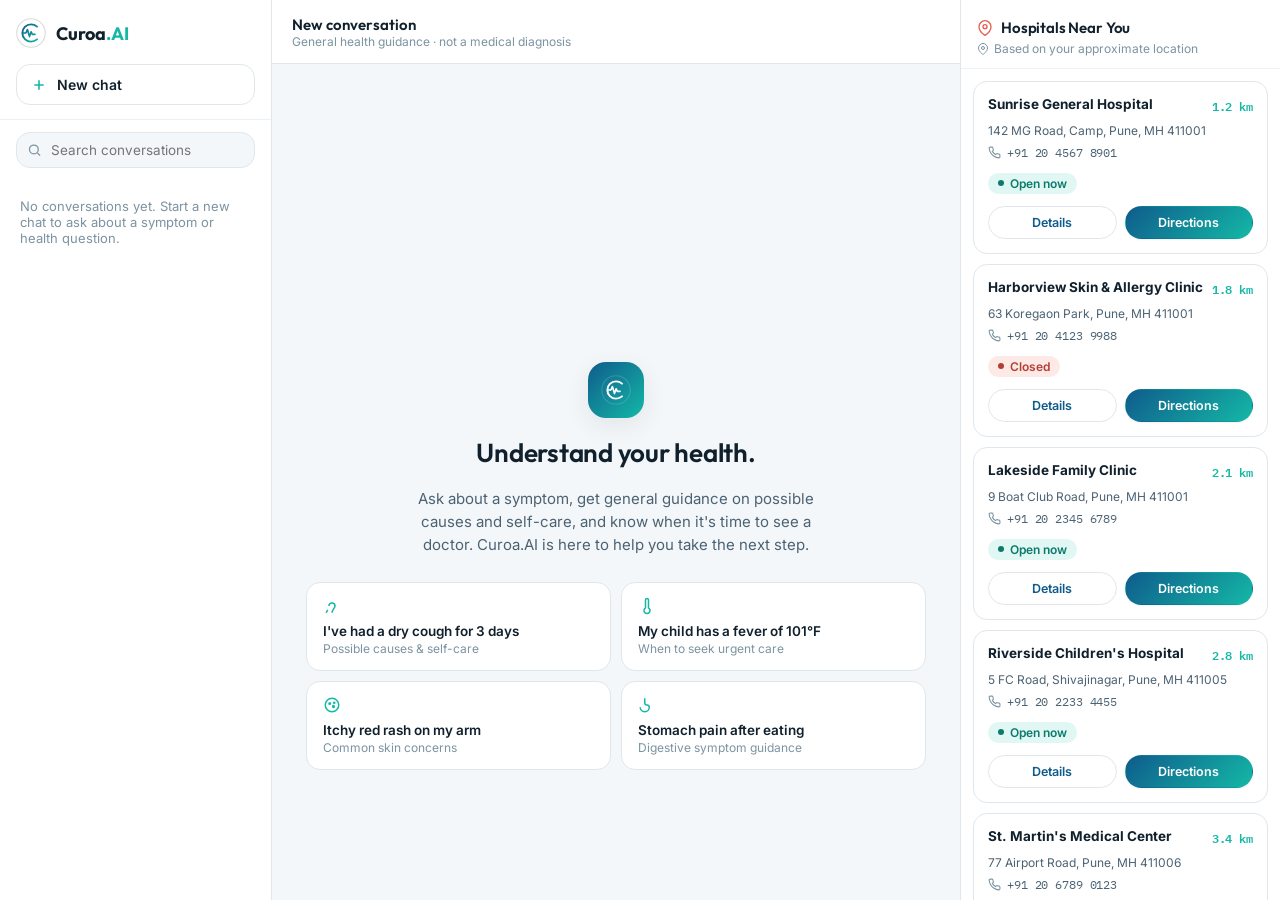
<file: frontend/index.html>
<!DOCTYPE html>
<html lang="en">
<head>
<meta charset="UTF-8">
<meta name="viewport" content="width=device-width, initial-scale=1.0">
<title>Curoa.AI — Understand your health</title>
<meta name="description" content="Curoa.AI is your AI-powered health companion. Ask about symptoms, get general guidance, and find hospitals near you.">
<link rel="icon" href="assets/logo.svg" type="image/svg+xml">
<link rel="stylesheet" href="css/style.css">
<link rel="stylesheet" href="css/chat.css">
</head>
<body data-page="app">

<div class="drawer-overlay" id="drawer-overlay"></div>

<div class="app-shell">

  <!-- ============ Left: Conversations sidebar ============ -->
  <aside class="side-conversations" id="side-conversations">
    <div class="side-header">
      <a href="index.html" class="brand" style="margin-bottom:16px;">
        <img src="assets/logo.svg" alt="">
        <span class="brand-name">Curoa<span class="ai">.AI</span></span>
      </a>
      <button class="new-chat-btn" id="new-chat-btn">
        <svg width="16" height="16" viewBox="0 0 24 24" fill="none" stroke="currentColor" stroke-width="2.4"><path d="M12 5v14M5 12h14"/></svg>
        New chat
      </button>
    </div>

    <div class="side-search">
      <svg width="15" height="15" viewBox="0 0 24 24" fill="none" stroke="currentColor" stroke-width="2"><circle cx="11" cy="11" r="7"/><path d="M21 21l-4.3-4.3"/></svg>
      <input type="text" placeholder="Search conversations" aria-label="Search conversations">
    </div>

    <nav class="conversation-list" id="conversation-list" aria-label="Conversation history"></nav>

    <div class="side-footer">
      <a class="user-chip" href="login.html" id="user-chip">
        <span class="avatar">?</span>
        <span class="user-meta">
          <span class="user-name" id="user-name-label">Sign in</span>
          <span class="user-role">Save your conversations</span>
        </span>
      </a>
      <button class="icon-btn" data-theme-toggle aria-label="Toggle dark mode" aria-pressed="false" title="Toggle dark mode">
        <svg width="17" height="17" viewBox="0 0 24 24" fill="none" stroke="currentColor" stroke-width="2"><path d="M21 12.8A9 9 0 1 1 11.2 3 7 7 0 0 0 21 12.8z"/></svg>
      </button>
      <a class="icon-btn" href="hospitals.html" aria-label="Hospitals page" title="Hospitals page">
        <svg width="17" height="17" viewBox="0 0 24 24" fill="none" stroke="currentColor" stroke-width="2"><path d="M12 3v18M5 8h14a2 2 0 0 1 2 2v9a2 2 0 0 1-2 2H5a2 2 0 0 1-2-2v-9a2 2 0 0 1 2-2z"/></svg>
      </a>
    </div>
  </aside>

  <!-- ============ Center: Chat ============ -->
  <main class="chat-main">
    <div class="chat-topbar">
      <div class="topbar-left">
        <button class="icon-btn sidebar-toggle" id="sidebar-toggle" aria-label="Open conversations">
          <svg width="18" height="18" viewBox="0 0 24 24" fill="none" stroke="currentColor" stroke-width="2"><path d="M3 6h18M3 12h18M3 18h18"/></svg>
        </button>
        <div>
          <div class="topbar-title" id="topbar-title">New conversation</div>
          <div class="topbar-sub">General health guidance · not a medical diagnosis</div>
        </div>
      </div>
      <div class="topbar-right">
        <button class="icon-btn hosp-toggle" id="hosp-toggle" aria-label="Open hospitals near you" style="display:none;">
          <svg width="18" height="18" viewBox="0 0 24 24" fill="none" stroke="currentColor" stroke-width="2"><path d="M21 10c0 7-9 13-9 13s-9-6-9-13a9 9 0 0 1 18 0z"/><circle cx="12" cy="10" r="3"/></svg>
        </button>
      </div>
    </div>

    <div class="chat-scroll" id="chat-scroll"></div>

    <div class="composer-wrap">
      <form class="composer" id="composer-form">
        <div class="composer-box">
          <textarea id="composer-input" rows="1" placeholder="Describe a symptom or ask a health question…" aria-label="Message Curoa.AI"></textarea>
          <button type="submit" class="send-btn" id="send-btn" disabled aria-label="Send message">
            <svg width="16" height="16" viewBox="0 0 24 24" fill="none" stroke="currentColor" stroke-width="2.4"><path d="M22 2 11 13M22 2l-7 20-4-9-9-4 20-7z"/></svg>
          </button>
        </div>
        <div class="composer-foot">
          <div class="disclaimer">
            <svg width="16" height="16" viewBox="0 0 24 24" fill="none" stroke="currentColor" stroke-width="2"><path d="M10.3 3.9 1.8 18a1.5 1.5 0 0 0 1.3 2.3h17.8a1.5 1.5 0 0 0 1.3-2.3L13.7 3.9a1.5 1.5 0 0 0-2.6 0z"/><path d="M12 9v4M12 17h.01"/></svg>
            <span><strong>Curoa.AI is not a medical professional.</strong> It offers general health information and self-care guidance, not a diagnosis. For severe or emergency symptoms, contact a doctor or emergency services immediately.</span>
          </div>
        </div>
      </form>
    </div>
  </main>

  <!-- ============ Right: Hospitals Near You ============ -->
  <aside class="side-hospitals" id="side-hospitals">
    <div class="hosp-header">
      <div class="hosp-title-row">
        <h2>
          <svg width="16" height="16" viewBox="0 0 24 24" fill="none" stroke="currentColor" stroke-width="2"><path d="M21 10c0 7-9 13-9 13s-9-6-9-13a9 9 0 0 1 18 0z"/><circle cx="12" cy="10" r="3"/></svg>
          Hospitals Near You
        </h2>
        <button class="icon-btn" onclick="document.getElementById('side-hospitals').classList.remove('open');document.getElementById('drawer-overlay').classList.remove('show')" aria-label="Close" style="display:none;" id="hosp-close">
          <svg width="16" height="16" viewBox="0 0 24 24" fill="none" stroke="currentColor" stroke-width="2"><path d="M18 6 6 18M6 6l12 12"/></svg>
        </button>
      </div>
      <div class="hosp-location">
        <svg width="12" height="12" viewBox="0 0 24 24" fill="none" stroke="currentColor" stroke-width="2"><path d="M21 10c0 7-9 13-9 13s-9-6-9-13a9 9 0 0 1 18 0z"/><circle cx="12" cy="10" r="3"/></svg>
        Based on your approximate location
      </div>
    </div>
    <div class="hosp-list" id="hosp-list"></div>
    <div class="hosp-footer">
      <a href="hospitals.html">
        See all hospitals
        <svg width="14" height="14" viewBox="0 0 24 24" fill="none" stroke="currentColor" stroke-width="2"><path d="M5 12h14M13 6l6 6-6 6"/></svg>
      </a>
    </div>
  </aside>

</div>

<script src="js/api.js"></script>
<script src="js/theme.js"></script>
<script src="js/hospitals.js"></script>
<script src="js/chat.js"></script>
<script>
  // Reflect signed-in state in the sidebar footer.
  document.addEventListener("DOMContentLoaded", () => {
    const user = CuroaAPI.getCurrentUser();
    if (user) {
      document.getElementById("user-name-label").textContent = user.full_name || user.email;
      document.querySelector("#user-chip .avatar").textContent = (user.full_name || user.email || "U").charAt(0).toUpperCase();
      document.getElementById("user-chip").setAttribute("href", "#");
    }
    // Show mobile hospitals toggle only when the layout is collapsed (CSS handles visibility via media query override below).
    const hospToggle = document.getElementById("hosp-toggle");
    const hospClose = document.getElementById("hosp-close");
    if (window.matchMedia("(max-width: 1180px)").matches) {
      hospToggle.style.display = "inline-flex";
      hospClose.style.display = "inline-flex";
    }
  });
</script>
</body>
</html>
</file>
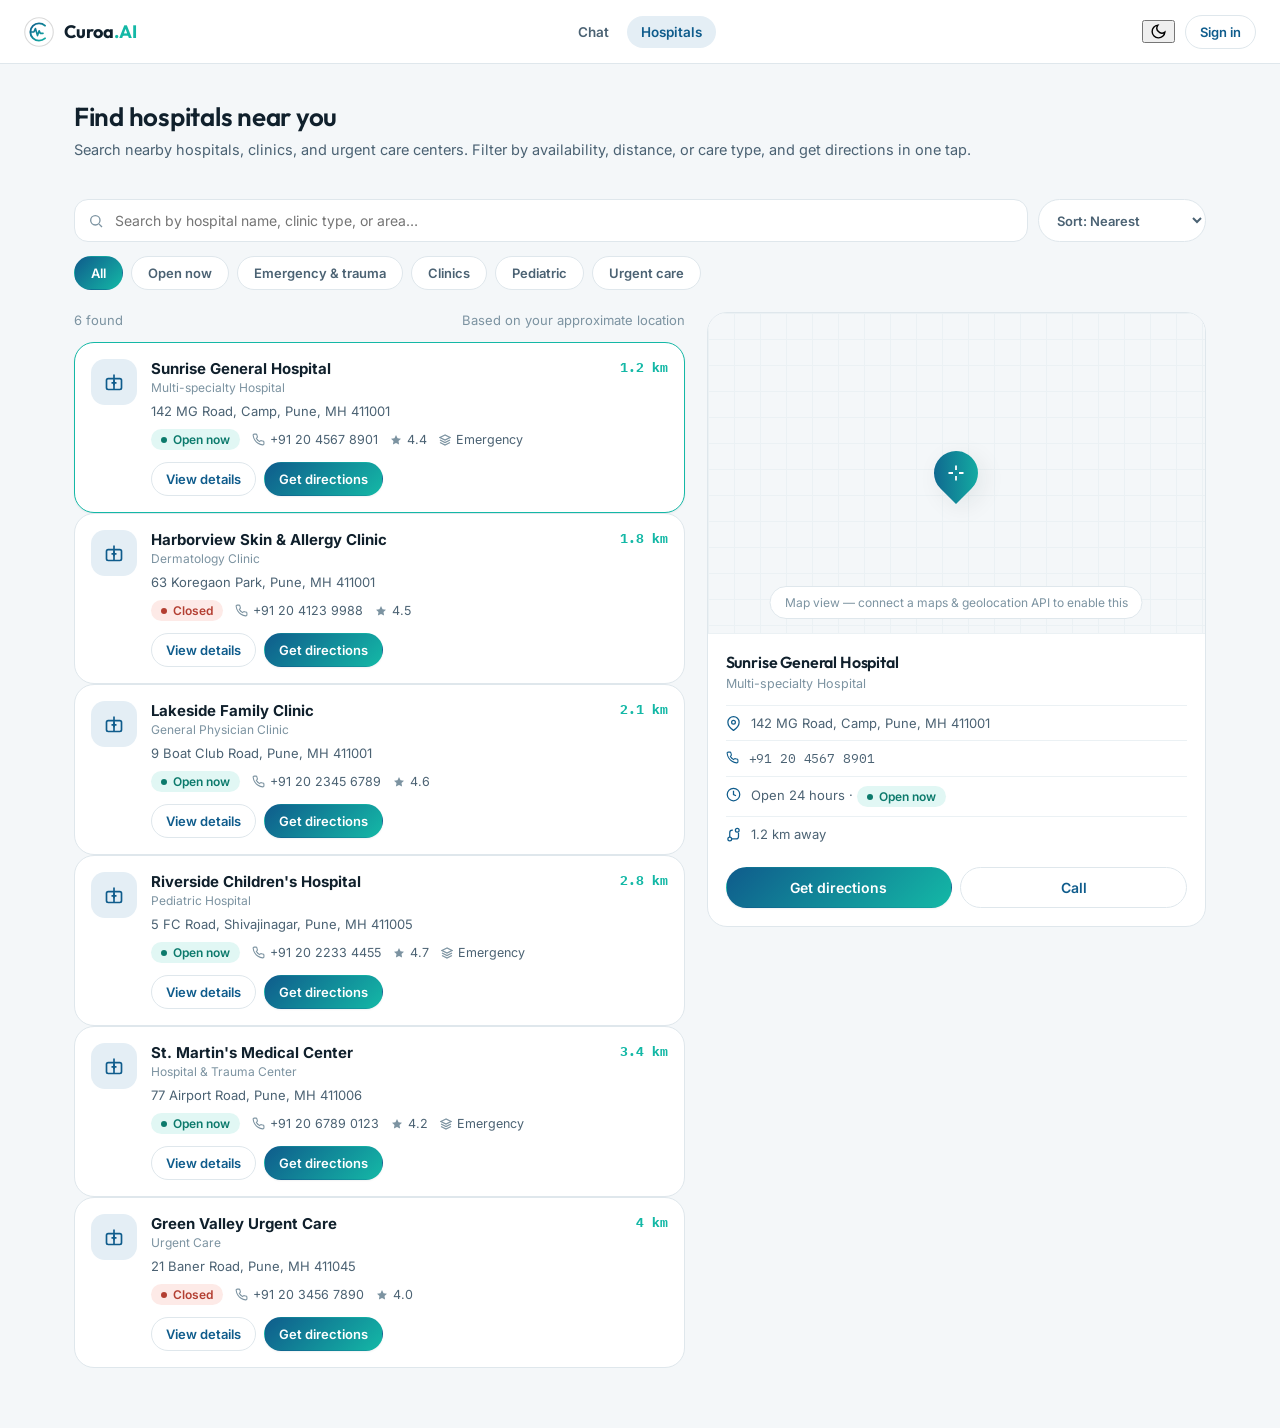
<file: frontend/hospitals.html>
<!DOCTYPE html>
<html lang="en">
<head>
<meta charset="UTF-8">
<meta name="viewport" content="width=device-width, initial-scale=1.0">
<title>Find Hospitals Near You — Curoa.AI</title>
<link rel="icon" href="assets/logo.svg" type="image/svg+xml">
<link rel="stylesheet" href="css/style.css">
<link rel="stylesheet" href="css/hospitals.css">
</head>
<body data-page="hospitals">

<header class="site-topbar">
  <a href="index.html" class="brand">
    <img src="assets/logo.svg" alt="">
    <span class="brand-name">Curoa<span class="ai">.AI</span></span>
  </a>
  <nav class="site-nav">
    <a href="index.html">Chat</a>
    <a href="hospitals.html" class="active">Hospitals</a>
  </nav>
  <div class="topbar-actions">
    <button class="icon-btn" data-theme-toggle aria-label="Toggle dark mode" aria-pressed="false" title="Toggle dark mode">
      <svg width="17" height="17" viewBox="0 0 24 24" fill="none" stroke="currentColor" stroke-width="2"><path d="M21 12.8A9 9 0 1 1 11.2 3 7 7 0 0 0 21 12.8z"/></svg>
    </button>
    <a href="login.html" class="btn btn-secondary btn-sm" id="auth-cta">Sign in</a>
  </div>
</header>

<div class="hospitals-page">
  <div class="hosp-hero">
    <h1>Find hospitals near you</h1>
    <p>Search nearby hospitals, clinics, and urgent care centers. Filter by availability, distance, or care type, and get directions in one tap.</p>
  </div>

  <div class="hosp-search-bar">
    <div class="hosp-search-field">
      <svg width="16" height="16" viewBox="0 0 24 24" fill="none" stroke="currentColor" stroke-width="2"><circle cx="11" cy="11" r="7"/><path d="M21 21l-4.3-4.3"/></svg>
      <input type="text" id="hosp-search-input" placeholder="Search by hospital name, clinic type, or area…" aria-label="Search hospitals">
    </div>
    <select class="filter-select" id="hosp-sort" aria-label="Sort results">
      <option value="distance">Sort: Nearest</option>
      <option value="rating">Sort: Highest rated</option>
      <option value="name">Sort: Name (A–Z)</option>
    </select>
  </div>

  <div class="filter-bar">
    <button class="filter-chip active" data-type="all">All</button>
    <button class="filter-chip" data-type="open">Open now</button>
    <button class="filter-chip" data-type="emergency">Emergency &amp; trauma</button>
    <button class="filter-chip" data-type="clinic">Clinics</button>
    <button class="filter-chip" data-type="pediatric">Pediatric</button>
    <button class="filter-chip" data-type="urgent">Urgent care</button>
  </div>

  <div class="hosp-layout">
    <section class="hosp-results">
      <div class="hosp-results-head">
        <span id="hosp-count">— found</span>
        <span>Based on your approximate location</span>
      </div>
      <div id="hosp-results"></div>
    </section>

    <aside class="map-panel">
      <div class="map-placeholder">
        <div class="map-pin">
          <svg width="18" height="18" viewBox="0 0 24 24" fill="none" stroke="currentColor" stroke-width="2.4"><path d="M12 2v6M12 16v6M2 12h6M16 12h6"/></svg>
        </div>
        <div class="map-note">Map view — connect a maps &amp; geolocation API to enable this</div>
      </div>
      <div class="map-panel-detail" id="map-detail">
        <div class="empty-state">
          <p>Select a hospital to see details here.</p>
        </div>
      </div>
    </aside>
  </div>
</div>

<script src="js/api.js"></script>
<script src="js/theme.js"></script>
<script src="js/hospitals.js"></script>
<script>
  document.addEventListener("DOMContentLoaded", () => {
    CuroaHospitals.initHospitalsPage();
    const user = CuroaAPI.getCurrentUser();
    if (user) {
      const cta = document.getElementById("auth-cta");
      cta.textContent = user.full_name ? user.full_name.split(" ")[0] : "Account";
      cta.href = "index.html";
    }
  });
</script>
</body>
</html>
</file>
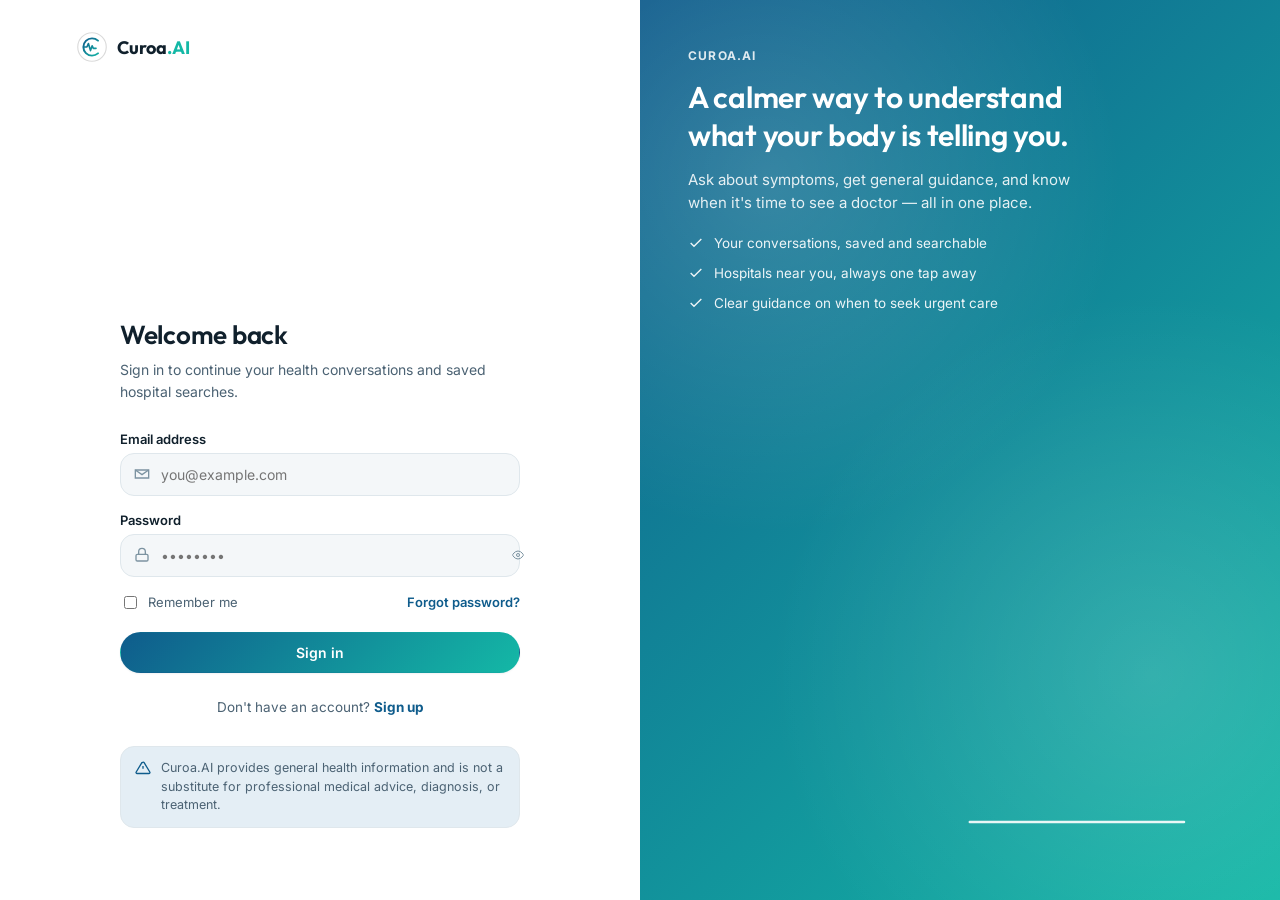
<file: frontend/login.html>
<!DOCTYPE html>
<html lang="en">
<head>
<meta charset="UTF-8">
<meta name="viewport" content="width=device-width, initial-scale=1.0">
<title>Sign in — Curoa.AI</title>
<link rel="icon" href="assets/logo.svg" type="image/svg+xml">
<link rel="stylesheet" href="css/style.css">
<link rel="stylesheet" href="css/auth.css">
</head>
<body data-page="login">

<div class="auth-shell">
  <div class="auth-form-side">
    <a href="index.html" class="brand">
      <img src="assets/logo.svg" alt="">
      <span class="brand-name">Curoa<span class="ai">.AI</span></span>
    </a>

    <div class="auth-form-wrap">
      <h1>Welcome back</h1>
      <p class="auth-sub">Sign in to continue your health conversations and saved hospital searches.</p>

      <form id="login-form" novalidate>
        <div class="form-alert"><svg width="16" height="16" viewBox="0 0 24 24" fill="none" stroke="currentColor" stroke-width="2"><circle cx="12" cy="12" r="10"/><path d="M12 8v4M12 16h.01"/></svg><span data-alert-text></span></div>

        <div class="field-group" data-field="email">
          <label for="email">Email address</label>
          <div class="field-input">
            <svg width="16" height="16" viewBox="0 0 24 24" fill="none" stroke="currentColor" stroke-width="2"><path d="M4 4h16v16H4z" opacity="0"/><path d="M22 6 12 13 2 6"/><path d="M2 6h20v12H2z"/></svg>
            <input type="email" id="email" name="email" placeholder="you@example.com" autocomplete="email">
          </div>
          <div class="field-error">Enter a valid email address.</div>
        </div>

        <div class="field-group" data-field="password">
          <label for="password">Password</label>
          <div class="field-input">
            <svg width="16" height="16" viewBox="0 0 24 24" fill="none" stroke="currentColor" stroke-width="2"><rect x="3" y="11" width="18" height="10" rx="2"/><path d="M7 11V7a5 5 0 0 1 10 0v4"/></svg>
            <input type="password" id="password" name="password" placeholder="••••••••" autocomplete="current-password">
            <button type="button" class="toggle-visibility" aria-label="Show password">
              <svg width="16" height="16" viewBox="0 0 24 24" fill="none" stroke="currentColor" stroke-width="2"><path d="M1 12s4-8 11-8 11 8 11 8-4 8-11 8-11-8-11-8z"/><circle cx="12" cy="12" r="3"/></svg>
            </button>
          </div>
          <div class="field-error">Enter your password.</div>
        </div>

        <div class="field-row-between">
          <label class="remember-check"><input type="checkbox" name="remember"> Remember me</label>
          <a href="#" class="forgot-link">Forgot password?</a>
        </div>

        <button type="submit" class="btn btn-primary btn-block">Sign in</button>
      </form>

      <p class="auth-switch">Don't have an account? <a href="signup.html">Sign up</a></p>

      <div class="disclaimer">
        <svg width="16" height="16" viewBox="0 0 24 24" fill="none" stroke="currentColor" stroke-width="2"><path d="M10.3 3.9 1.8 18a1.5 1.5 0 0 0 1.3 2.3h17.8a1.5 1.5 0 0 0 1.3-2.3L13.7 3.9a1.5 1.5 0 0 0-2.6 0z"/><path d="M12 9v4M12 17h.01"/></svg>
        <span>Curoa.AI provides general health information and is not a substitute for professional medical advice, diagnosis, or treatment.</span>
      </div>
    </div>
  </div>

  <div class="auth-art-side">
    <div class="auth-art-content">
      <div class="art-eyebrow">Curoa.AI</div>
      <h2>A calmer way to understand what your body is telling you.</h2>
      <p>Ask about symptoms, get general guidance, and know when it's time to see a doctor — all in one place.</p>
      <div class="art-feature-list">
        <div class="feature-row"><svg width="16" height="16" viewBox="0 0 24 24" fill="none" stroke="currentColor" stroke-width="2"><path d="M20 6 9 17l-5-5"/></svg> Your conversations, saved and searchable</div>
        <div class="feature-row"><svg width="16" height="16" viewBox="0 0 24 24" fill="none" stroke="currentColor" stroke-width="2"><path d="M20 6 9 17l-5-5"/></svg> Hospitals near you, always one tap away</div>
        <div class="feature-row"><svg width="16" height="16" viewBox="0 0 24 24" fill="none" stroke="currentColor" stroke-width="2"><path d="M20 6 9 17l-5-5"/></svg> Clear guidance on when to seek urgent care</div>
      </div>
    </div>
    <svg class="auth-art-pulse" height="60" viewBox="0 0 420 60" fill="none">
      <path d="M0 30h60l14-22 18 44 16-30 12 16h30l14-26 18 40 16-22h236" stroke="currentColor" stroke-width="2.5" stroke-linecap="round" stroke-linejoin="round"/>
    </svg>
  </div>
</div>

<script src="js/api.js"></script>
<script src="js/theme.js"></script>
<script src="js/auth.js"></script>
</body>
</html>
</file>
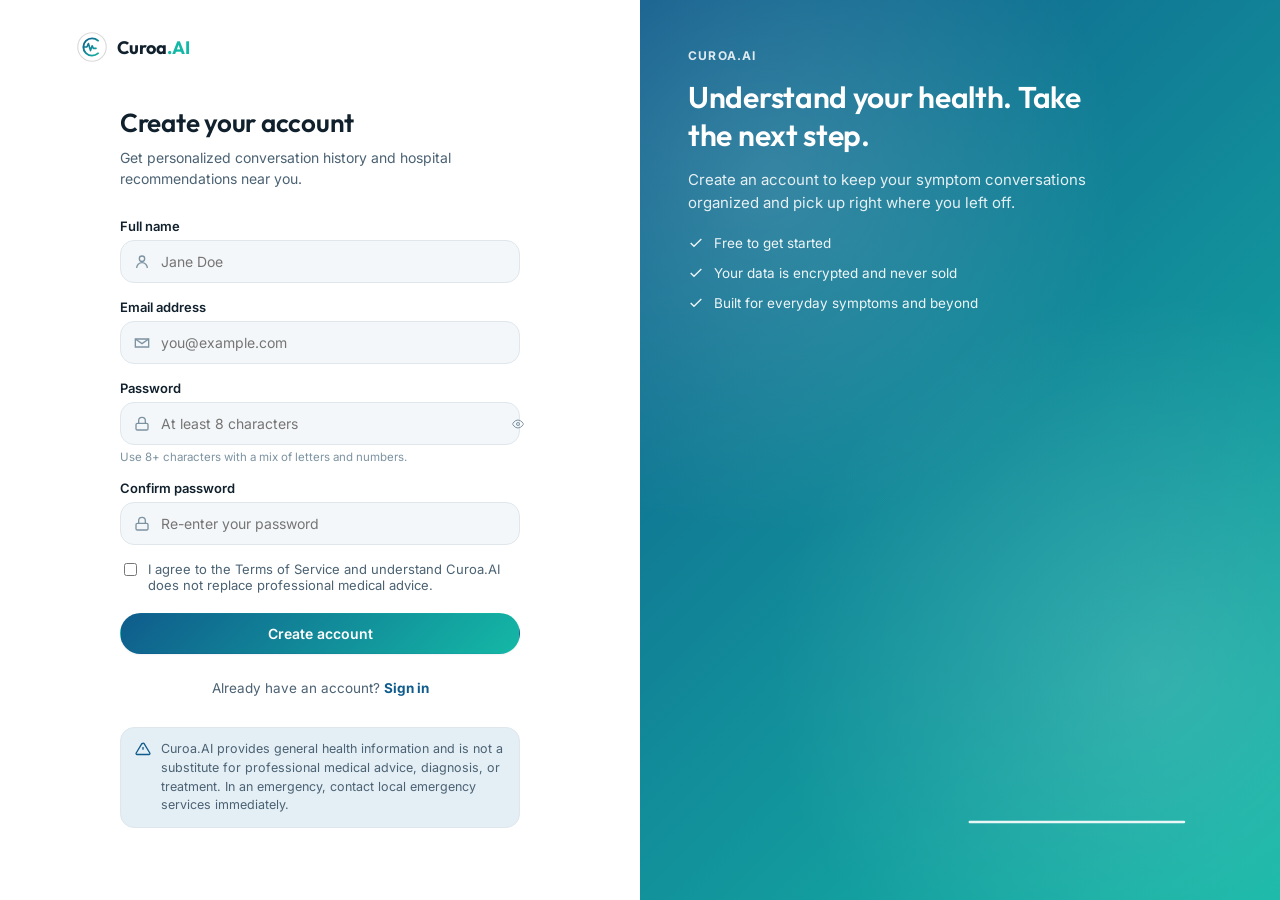
<file: frontend/signup.html>
<!DOCTYPE html>
<html lang="en">
<head>
<meta charset="UTF-8">
<meta name="viewport" content="width=device-width, initial-scale=1.0">
<title>Create your account — Curoa.AI</title>
<link rel="icon" href="assets/logo.svg" type="image/svg+xml">
<link rel="stylesheet" href="css/style.css">
<link rel="stylesheet" href="css/auth.css">
</head>
<body data-page="signup">

<div class="auth-shell">
  <div class="auth-form-side">
    <a href="index.html" class="brand">
      <img src="assets/logo.svg" alt="">
      <span class="brand-name">Curoa<span class="ai">.AI</span></span>
    </a>

    <div class="auth-form-wrap">
      <h1>Create your account</h1>
      <p class="auth-sub">Get personalized conversation history and hospital recommendations near you.</p>

      <form id="signup-form" novalidate>
        <div class="form-alert"><svg width="16" height="16" viewBox="0 0 24 24" fill="none" stroke="currentColor" stroke-width="2"><circle cx="12" cy="12" r="10"/><path d="M12 8v4M12 16h.01"/></svg><span data-alert-text></span></div>

        <div class="field-group" data-field="full_name">
          <label for="full_name">Full name</label>
          <div class="field-input">
            <svg width="16" height="16" viewBox="0 0 24 24" fill="none" stroke="currentColor" stroke-width="2"><path d="M20 21a8 8 0 1 0-16 0"/><circle cx="12" cy="7" r="4"/></svg>
            <input type="text" id="full_name" name="full_name" placeholder="Jane Doe" autocomplete="name">
          </div>
          <div class="field-error">Enter your full name.</div>
        </div>

        <div class="field-group" data-field="email">
          <label for="email">Email address</label>
          <div class="field-input">
            <svg width="16" height="16" viewBox="0 0 24 24" fill="none" stroke="currentColor" stroke-width="2"><path d="M22 6 12 13 2 6"/><path d="M2 6h20v12H2z"/></svg>
            <input type="email" id="email" name="email" placeholder="you@example.com" autocomplete="email">
          </div>
          <div class="field-error">Enter a valid email address.</div>
        </div>

        <div class="field-group" data-field="password">
          <label for="password">Password</label>
          <div class="field-input">
            <svg width="16" height="16" viewBox="0 0 24 24" fill="none" stroke="currentColor" stroke-width="2"><rect x="3" y="11" width="18" height="10" rx="2"/><path d="M7 11V7a5 5 0 0 1 10 0v4"/></svg>
            <input type="password" id="password" name="password" placeholder="At least 8 characters" autocomplete="new-password">
            <button type="button" class="toggle-visibility" aria-label="Show password">
              <svg width="16" height="16" viewBox="0 0 24 24" fill="none" stroke="currentColor" stroke-width="2"><path d="M1 12s4-8 11-8 11 8 11 8-4 8-11 8-11-8-11-8z"/><circle cx="12" cy="12" r="3"/></svg>
            </button>
          </div>
          <div class="field-hint">Use 8+ characters with a mix of letters and numbers.</div>
          <div class="field-error">Use at least 8 characters.</div>
        </div>

        <div class="field-group" data-field="confirm_password">
          <label for="confirm_password">Confirm password</label>
          <div class="field-input">
            <svg width="16" height="16" viewBox="0 0 24 24" fill="none" stroke="currentColor" stroke-width="2"><rect x="3" y="11" width="18" height="10" rx="2"/><path d="M7 11V7a5 5 0 0 1 10 0v4"/></svg>
            <input type="password" id="confirm_password" name="confirm_password" placeholder="Re-enter your password" autocomplete="new-password">
          </div>
          <div class="field-error">Passwords don't match.</div>
        </div>

        <div class="field-row-between" style="align-items:flex-start;">
          <label class="remember-check" style="align-items:flex-start;">
            <input type="checkbox" name="terms" style="margin-top:2px;">
            <span>I agree to the Terms of Service and understand Curoa.AI does not replace professional medical advice.</span>
          </label>
        </div>

        <button type="submit" class="btn btn-primary btn-block">Create account</button>
      </form>

      <p class="auth-switch">Already have an account? <a href="login.html">Sign in</a></p>

      <div class="disclaimer">
        <svg width="16" height="16" viewBox="0 0 24 24" fill="none" stroke="currentColor" stroke-width="2"><path d="M10.3 3.9 1.8 18a1.5 1.5 0 0 0 1.3 2.3h17.8a1.5 1.5 0 0 0 1.3-2.3L13.7 3.9a1.5 1.5 0 0 0-2.6 0z"/><path d="M12 9v4M12 17h.01"/></svg>
        <span>Curoa.AI provides general health information and is not a substitute for professional medical advice, diagnosis, or treatment. In an emergency, contact local emergency services immediately.</span>
      </div>
    </div>
  </div>

  <div class="auth-art-side">
    <div class="auth-art-content">
      <div class="art-eyebrow">Curoa.AI</div>
      <h2>Understand your health. Take the next step.</h2>
      <p>Create an account to keep your symptom conversations organized and pick up right where you left off.</p>
      <div class="art-feature-list">
        <div class="feature-row"><svg width="16" height="16" viewBox="0 0 24 24" fill="none" stroke="currentColor" stroke-width="2"><path d="M20 6 9 17l-5-5"/></svg> Free to get started</div>
        <div class="feature-row"><svg width="16" height="16" viewBox="0 0 24 24" fill="none" stroke="currentColor" stroke-width="2"><path d="M20 6 9 17l-5-5"/></svg> Your data is encrypted and never sold</div>
        <div class="feature-row"><svg width="16" height="16" viewBox="0 0 24 24" fill="none" stroke="currentColor" stroke-width="2"><path d="M20 6 9 17l-5-5"/></svg> Built for everyday symptoms and beyond</div>
      </div>
    </div>
    <svg class="auth-art-pulse" height="60" viewBox="0 0 420 60" fill="none">
      <path d="M0 30h60l14-22 18 44 16-30 12 16h30l14-26 18 40 16-22h236" stroke="currentColor" stroke-width="2.5" stroke-linecap="round" stroke-linejoin="round"/>
    </svg>
  </div>
</div>

<script src="js/api.js"></script>
<script src="js/theme.js"></script>
<script src="js/auth.js"></script>
</body>
</html>
</file>
<file: frontend/css/style.css>
/* =========================================================
   Curoa.AI — Global Design Tokens & Base Styles
   Palette: clinical blue + teal + white + light-gray
   Type: Outfit (display) / Inter (body) / IBM Plex Mono (data)
   Signature motif: the "pulse line" (ECG-inspired)
   ========================================================= */

@import url('https://fonts.googleapis.com/css2?family=Outfit:wght@500;600;700&family=Inter:wght@400;500;600;700&family=IBM+Plex+Mono:wght@400;500&display=swap');

:root {
  /* ---- Color tokens (light) ---- */
  --color-primary: #0F5C8C;       /* clinical blue */
  --color-primary-dark: #0A4468;
  --color-primary-light: #E4EEF5;
  --color-accent: #14B8A6;        /* teal */
  --color-accent-light: #E1F7F4;
  --color-urgent: #E85D4E;        /* soft coral, used sparingly for urgent CTAs */
  --color-urgent-light: #FDEAE7;

  --color-ink: #10202C;
  --color-ink-soft: #4B6273;
  --color-ink-faint: #7C93A1;

  --color-bg: #F4F7F9;            /* cloud */
  --color-surface: #FFFFFF;
  --color-surface-raised: #FFFFFF;
  --color-border: #DFE7EC;
  --color-border-soft: #EBF1F4;

  --gradient-brand: linear-gradient(135deg, #0F5C8C 0%, #14B8A6 100%);

  /* ---- Type ---- */
  --font-display: 'Outfit', 'Inter', system-ui, sans-serif;
  --font-body: 'Inter', system-ui, sans-serif;
  --font-mono: 'IBM Plex Mono', 'SFMono-Regular', monospace;

  /* ---- Spacing / radius / shadow ---- */
  --radius-sm: 8px;
  --radius-md: 14px;
  --radius-lg: 20px;
  --radius-pill: 999px;

  --shadow-sm: 0 1px 2px rgba(16, 32, 44, 0.06);
  --shadow-md: 0 8px 24px rgba(16, 32, 44, 0.08);
  --shadow-lg: 0 20px 48px rgba(16, 32, 44, 0.14);

  --sidebar-w: 272px;
  --hospitals-w: 320px;
  --topbar-h: 64px;

  --transition: 180ms cubic-bezier(.4,0,.2,1);
}

[data-theme="dark"] {
  --color-primary: #4FA3D9;
  --color-primary-dark: #7CC0E8;
  --color-primary-light: #123245;
  --color-accent: #2DD4C0;
  --color-accent-light: #0F3A36;
  --color-urgent: #F08677;
  --color-urgent-light: #3A2220;

  --color-ink: #EAF1F5;
  --color-ink-soft: #B3C4CF;
  --color-ink-faint: #7E93A0;

  --color-bg: #0B161D;
  --color-surface: #101F28;
  --color-surface-raised: #142834;
  --color-border: #1F3846;
  --color-border-soft: #1A2E39;

  --gradient-brand: linear-gradient(135deg, #4FA3D9 0%, #2DD4C0 100%);
}

* { box-sizing: border-box; }
html { -webkit-text-size-adjust: 100%; }

body {
  margin: 0;
  font-family: var(--font-body);
  background: var(--color-bg);
  color: var(--color-ink);
  -webkit-font-smoothing: antialiased;
  transition: background var(--transition), color var(--transition);
}

h1, h2, h3, h4, .font-display {
  font-family: var(--font-display);
  font-weight: 600;
  color: var(--color-ink);
  margin: 0;
  letter-spacing: -0.01em;
}

p { margin: 0; line-height: 1.55; }

a { color: inherit; text-decoration: none; }

button, input, textarea, select { font-family: inherit; }

img, svg { display: block; max-width: 100%; }

::selection { background: var(--color-accent-light); color: var(--color-primary-dark); }

/* Visible keyboard focus everywhere */
:focus-visible {
  outline: 2px solid var(--color-accent);
  outline-offset: 2px;
  border-radius: 4px;
}

@media (prefers-reduced-motion: reduce) {
  *, *::before, *::after {
    animation-duration: 0.001ms !important;
    animation-iteration-count: 1 !important;
    transition-duration: 0.001ms !important;
    scroll-behavior: auto !important;
  }
}

/* ---- Reusable atoms ---- */

.mono { font-family: var(--font-mono); letter-spacing: -0.01em; }

.btn {
  display: inline-flex;
  align-items: center;
  justify-content: center;
  gap: 8px;
  padding: 11px 20px;
  border-radius: var(--radius-pill);
  border: 1px solid transparent;
  font-size: 14px;
  font-weight: 600;
  cursor: pointer;
  transition: transform var(--transition), box-shadow var(--transition), background var(--transition), color var(--transition), border-color var(--transition);
  white-space: nowrap;
}
.btn:active { transform: scale(0.97); }

.btn-primary {
  background: var(--gradient-brand);
  color: #fff;
  box-shadow: var(--shadow-sm);
}
.btn-primary:hover { box-shadow: var(--shadow-md); }

.btn-secondary {
  background: var(--color-surface);
  color: var(--color-primary);
  border-color: var(--color-border);
}
.btn-secondary:hover { border-color: var(--color-primary); background: var(--color-primary-light); }

.btn-ghost {
  background: transparent;
  color: var(--color-ink-soft);
}
.btn-ghost:hover { background: var(--color-border-soft); color: var(--color-ink); }

.btn-block { width: 100%; }
.btn-sm { padding: 8px 14px; font-size: 13px; }

.btn:disabled { opacity: 0.55; cursor: not-allowed; }

.badge {
  display: inline-flex;
  align-items: center;
  gap: 6px;
  padding: 3px 10px;
  border-radius: var(--radius-pill);
  font-size: 12px;
  font-weight: 600;
}
.badge-open { background: var(--color-accent-light); color: #0C7A6C; }
.badge-closed { background: var(--color-urgent-light); color: #B33F32; }
.badge-unknown { background: var(--color-border-soft); color: var(--color-ink-faint); }

.badge-dot { width: 6px; height: 6px; border-radius: 50%; background: currentColor; }

/* ---- Pulse-line signature motif ---- */
.pulse-line {
  width: 100%;
  height: 28px;
  color: var(--color-accent);
  opacity: 0.9;
}
.pulse-line path {
  stroke-dasharray: 220;
  stroke-dashoffset: 220;
  animation: pulse-draw 2.4s ease-in-out infinite;
}
@keyframes pulse-draw {
  0%   { stroke-dashoffset: 220; }
  50%  { stroke-dashoffset: 0; }
  100% { stroke-dashoffset: -220; }
}

/* ---- Top brand lockup ---- */
.brand {
  display: inline-flex;
  align-items: center;
  gap: 10px;
}
.brand img { width: 30px; height: 30px; }
.brand-name {
  font-family: var(--font-display);
  font-weight: 700;
  font-size: 18px;
  color: var(--color-ink);
}
.brand-name .ai { color: var(--color-accent); }

/* ---- Scrollbars (webkit) ---- */
*::-webkit-scrollbar { width: 8px; height: 8px; }
*::-webkit-scrollbar-track { background: transparent; }
*::-webkit-scrollbar-thumb { background: var(--color-border); border-radius: 8px; }
*::-webkit-scrollbar-thumb:hover { background: var(--color-ink-faint); }

/* ---- Medical disclaimer banner (shared) ---- */
.disclaimer {
  display: flex;
  gap: 10px;
  align-items: flex-start;
  background: var(--color-primary-light);
  border: 1px solid var(--color-border);
  border-radius: var(--radius-md);
  padding: 12px 14px;
  font-size: 12.5px;
  color: var(--color-ink-soft);
  line-height: 1.5;
}
.disclaimer svg { flex-shrink: 0; color: var(--color-primary); margin-top: 1px; }
.disclaimer strong { color: var(--color-ink); }

/* ---- Toast ---- */
.toast {
  position: fixed;
  bottom: 24px;
  left: 50%;
  transform: translateX(-50%) translateY(12px);
  background: var(--color-ink);
  color: #fff;
  padding: 12px 20px;
  border-radius: var(--radius-pill);
  font-size: 13px;
  font-weight: 500;
  box-shadow: var(--shadow-lg);
  opacity: 0;
  pointer-events: none;
  transition: opacity var(--transition), transform var(--transition);
  z-index: 1000;
}
.toast.show { opacity: 1; transform: translateX(-50%) translateY(0); pointer-events: auto; }

/* ---- Utility ---- */
.sr-only {
  position: absolute; width: 1px; height: 1px; padding: 0; margin: -1px;
  overflow: hidden; clip: rect(0,0,0,0); white-space: nowrap; border: 0;
}
.visually-hide { display: none !important; }

.container { width: 100%; max-width: 1180px; margin: 0 auto; padding: 0 24px; }
</file>
<file: frontend/css/chat.css>
/* =========================================================
   Curoa.AI — Chat Workspace Layout
   3-pane: conversation sidebar | chat | hospitals-near-you
   ========================================================= */

.app-shell {
  display: grid;
  grid-template-columns: var(--sidebar-w) 1fr var(--hospitals-w);
  height: 100vh;
  overflow: hidden;
}

/* ---------- Left: conversation sidebar ---------- */
.side-conversations {
  background: var(--color-surface);
  border-right: 1px solid var(--color-border);
  display: flex;
  flex-direction: column;
  height: 100%;
  min-width: 0;
}

.side-header {
  padding: 18px 16px 14px;
  border-bottom: 1px solid var(--color-border-soft);
}

.new-chat-btn {
  width: 100%;
  display: flex;
  align-items: center;
  gap: 10px;
  padding: 11px 14px;
  border-radius: var(--radius-md);
  border: 1px solid var(--color-border);
  background: var(--color-surface);
  color: var(--color-ink);
  font-weight: 600;
  font-size: 14px;
  cursor: pointer;
  transition: border-color var(--transition), background var(--transition), color var(--transition);
}
.new-chat-btn:hover { border-color: var(--color-primary); color: var(--color-primary); background: var(--color-primary-light); }
.new-chat-btn svg { color: var(--color-accent); flex-shrink: 0; }

.side-search {
  margin: 12px 16px 4px;
  position: relative;
}
.side-search input {
  width: 100%;
  padding: 9px 12px 9px 34px;
  border-radius: var(--radius-md);
  border: 1px solid var(--color-border);
  background: var(--color-bg);
  color: var(--color-ink);
  font-size: 13.5px;
}
.side-search svg {
  position: absolute; left: 11px; top: 50%; transform: translateY(-50%);
  color: var(--color-ink-faint);
}

.conversation-list {
  flex: 1;
  overflow-y: auto;
  padding: 10px 10px 16px;
}

.conv-group-label {
  font-size: 11px;
  font-weight: 700;
  text-transform: uppercase;
  letter-spacing: 0.06em;
  color: var(--color-ink-faint);
  padding: 14px 8px 6px;
}
.conv-group-label:first-child { padding-top: 4px; }

.conv-item {
  display: flex;
  align-items: center;
  gap: 8px;
  padding: 9px 10px;
  border-radius: var(--radius-sm);
  font-size: 13.5px;
  color: var(--color-ink-soft);
  cursor: pointer;
  position: relative;
  transition: background var(--transition), color var(--transition);
}
.conv-item span { overflow: hidden; text-overflow: ellipsis; white-space: nowrap; flex: 1; }
.conv-item:hover { background: var(--color-border-soft); color: var(--color-ink); }
.conv-item.active { background: var(--color-primary-light); color: var(--color-primary-dark); font-weight: 600; }

.conv-item .conv-delete {
  opacity: 0;
  border: none;
  background: transparent;
  color: var(--color-ink-faint);
  cursor: pointer;
  padding: 3px;
  border-radius: 6px;
  flex-shrink: 0;
}
.conv-item:hover .conv-delete { opacity: 1; }
.conv-item .conv-delete:hover { color: var(--color-urgent); background: var(--color-urgent-light); }

.side-footer {
  border-top: 1px solid var(--color-border-soft);
  padding: 12px;
  display: flex;
  align-items: center;
  gap: 10px;
}
.side-footer .user-chip {
  display: flex;
  align-items: center;
  gap: 10px;
  flex: 1;
  padding: 8px;
  border-radius: var(--radius-md);
  cursor: pointer;
  min-width: 0;
}
.side-footer .user-chip:hover { background: var(--color-border-soft); }
.avatar {
  width: 32px; height: 32px; border-radius: 50%;
  background: var(--gradient-brand);
  color: #fff;
  display: flex; align-items: center; justify-content: center;
  font-size: 13px; font-weight: 700; flex-shrink: 0;
}
.user-chip .user-meta { min-width: 0; }
.user-chip .user-name { font-size: 13.5px; font-weight: 600; color: var(--color-ink); overflow: hidden; text-overflow: ellipsis; white-space: nowrap; }
.user-chip .user-role { font-size: 11.5px; color: var(--color-ink-faint); }

.icon-btn {
  width: 34px; height: 34px;
  display: flex; align-items: center; justify-content: center;
  border-radius: var(--radius-sm);
  border: 1px solid transparent;
  background: transparent;
  color: var(--color-ink-soft);
  cursor: pointer;
  transition: background var(--transition), color var(--transition), border-color var(--transition);
  flex-shrink: 0;
}
.icon-btn:hover { background: var(--color-border-soft); color: var(--color-ink); }

/* ---------- Center: chat column ---------- */
.chat-main {
  display: flex;
  flex-direction: column;
  height: 100%;
  min-width: 0;
  background: var(--color-bg);
}

.chat-topbar {
  height: var(--topbar-h);
  display: flex;
  align-items: center;
  justify-content: space-between;
  padding: 0 20px;
  border-bottom: 1px solid var(--color-border);
  background: var(--color-surface);
  flex-shrink: 0;
}
.chat-topbar .topbar-left { display: flex; align-items: center; gap: 12px; min-width: 0; }
.chat-topbar .topbar-title { font-family: var(--font-display); font-weight: 600; font-size: 15px; overflow: hidden; text-overflow: ellipsis; white-space: nowrap; }
.chat-topbar .topbar-sub { font-size: 12px; color: var(--color-ink-faint); }
.chat-topbar .topbar-right { display: flex; align-items: center; gap: 8px; }

.sidebar-toggle { display: none; }

.chat-scroll {
  flex: 1;
  overflow-y: auto;
  padding: 24px 0 12px;
}

.chat-column {
  max-width: 760px;
  margin: 0 auto;
  padding: 0 24px;
  display: flex;
  flex-direction: column;
  gap: 18px;
  min-height: 100%;
}

/* ---- Empty state / welcome ---- */
.chat-welcome {
  flex: 1;
  display: flex;
  flex-direction: column;
  align-items: center;
  justify-content: center;
  text-align: center;
  gap: 18px;
  padding: 40px 0;
}
.chat-welcome .welcome-mark {
  width: 56px; height: 56px;
  border-radius: 18px;
  background: var(--gradient-brand);
  display: flex; align-items: center; justify-content: center;
  box-shadow: var(--shadow-md);
}
.chat-welcome .welcome-mark img { width: 30px; height: 30px; filter: brightness(0) invert(1); }
.chat-welcome h1 { font-size: 26px; }
.chat-welcome p.tagline { color: var(--color-ink-soft); font-size: 15px; max-width: 420px; }

.example-grid {
  display: grid;
  grid-template-columns: repeat(2, 1fr);
  gap: 10px;
  width: 100%;
  max-width: 620px;
  margin-top: 8px;
}
.example-card {
  text-align: left;
  padding: 14px 16px;
  border-radius: var(--radius-md);
  border: 1px solid var(--color-border);
  background: var(--color-surface);
  cursor: pointer;
  transition: border-color var(--transition), box-shadow var(--transition), transform var(--transition);
}
.example-card:hover { border-color: var(--color-accent); box-shadow: var(--shadow-sm); transform: translateY(-1px); }
.example-card .ex-icon { color: var(--color-accent); margin-bottom: 8px; }
.example-card .ex-title { font-size: 13.5px; font-weight: 600; color: var(--color-ink); }
.example-card .ex-sub { font-size: 12px; color: var(--color-ink-faint); margin-top: 2px; }

/* ---- Message bubbles ---- */
.msg {
  display: flex;
  gap: 12px;
  max-width: 100%;
}
.msg-avatar {
  width: 30px; height: 30px; border-radius: 9px;
  flex-shrink: 0;
  display: flex; align-items: center; justify-content: center;
  font-size: 12px; font-weight: 700;
}
.msg.user { flex-direction: row-reverse; }
.msg.user .msg-avatar { background: var(--color-primary); color: #fff; }
.msg.assistant .msg-avatar { background: var(--gradient-brand); color: #fff; }

.msg-bubble {
  padding: 12px 16px;
  border-radius: var(--radius-md);
  font-size: 14.5px;
  line-height: 1.6;
  max-width: 78%;
}
.msg.user .msg-bubble {
  background: var(--color-primary);
  color: #fff;
  border-bottom-right-radius: 4px;
}
.msg.assistant .msg-bubble {
  background: var(--color-surface);
  border: 1px solid var(--color-border);
  color: var(--color-ink);
  border-bottom-left-radius: 4px;
}
.msg-bubble p + p { margin-top: 8px; }
.msg-meta { font-size: 11px; color: var(--color-ink-faint); margin-top: 5px; }
.msg.user .msg-meta { text-align: right; }

/* ---- Typing / loading indicator ---- */
.typing-dots {
  display: inline-flex;
  gap: 4px;
  padding: 6px 2px;
}
.typing-dots span {
  width: 6px; height: 6px; border-radius: 50%;
  background: var(--color-accent);
  animation: typing-bounce 1.2s infinite ease-in-out;
}
.typing-dots span:nth-child(2) { animation-delay: 0.15s; }
.typing-dots span:nth-child(3) { animation-delay: 0.3s; }
@keyframes typing-bounce {
  0%, 60%, 100% { transform: translateY(0); opacity: 0.5; }
  30% { transform: translateY(-4px); opacity: 1; }
}

/* ---- Composer ---- */
.composer-wrap {
  border-top: 1px solid var(--color-border);
  background: var(--color-surface);
  padding: 14px 24px 18px;
  flex-shrink: 0;
}
.composer {
  max-width: 760px;
  margin: 0 auto;
}
.composer-box {
  display: flex;
  align-items: flex-end;
  gap: 10px;
  background: var(--color-bg);
  border: 1px solid var(--color-border);
  border-radius: var(--radius-lg);
  padding: 8px 8px 8px 16px;
  transition: border-color var(--transition), box-shadow var(--transition);
}
.composer-box:focus-within { border-color: var(--color-accent); box-shadow: 0 0 0 3px var(--color-accent-light); }

.composer-box textarea {
  flex: 1;
  border: none;
  background: transparent;
  resize: none;
  max-height: 160px;
  font-size: 14.5px;
  line-height: 1.5;
  color: var(--color-ink);
  padding: 8px 0;
}
.composer-box textarea:focus { outline: none; }
.composer-box textarea::placeholder { color: var(--color-ink-faint); }

.send-btn {
  width: 38px; height: 38px;
  border-radius: 50%;
  border: none;
  background: var(--gradient-brand);
  color: #fff;
  display: flex; align-items: center; justify-content: center;
  cursor: pointer;
  flex-shrink: 0;
  transition: transform var(--transition), opacity var(--transition);
}
.send-btn:hover { transform: scale(1.06); }
.send-btn:disabled { opacity: 0.4; cursor: not-allowed; transform: none; }

.composer-foot {
  display: flex;
  justify-content: center;
  margin-top: 10px;
}
.composer-foot .disclaimer { max-width: 640px; }

/* ---------- Right: Hospitals Near You rail ---------- */
.side-hospitals {
  background: var(--color-surface);
  border-left: 1px solid var(--color-border);
  height: 100%;
  display: flex;
  flex-direction: column;
  min-width: 0;
}
.hosp-header {
  padding: 18px 16px 12px;
  border-bottom: 1px solid var(--color-border-soft);
}
.hosp-header .hosp-title-row {
  display: flex; align-items: center; justify-content: space-between;
}
.hosp-header h2 {
  font-size: 15px;
  display: flex; align-items: center; gap: 8px;
}
.hosp-header h2 svg { color: var(--color-urgent); }
.hosp-header .hosp-location {
  font-size: 12px; color: var(--color-ink-faint); margin-top: 4px;
  display: flex; align-items: center; gap: 5px;
}

.hosp-list {
  flex: 1;
  overflow-y: auto;
  padding: 12px;
  display: flex;
  flex-direction: column;
  gap: 10px;
}

.hosp-card {
  border: 1px solid var(--color-border);
  border-radius: var(--radius-md);
  padding: 14px;
  background: var(--color-surface);
  transition: border-color var(--transition), box-shadow var(--transition);
}
.hosp-card:hover { border-color: var(--color-accent); box-shadow: var(--shadow-sm); }

.hosp-card-top {
  display: flex;
  justify-content: space-between;
  align-items: flex-start;
  gap: 8px;
}
.hosp-card .hosp-name { font-size: 13.5px; font-weight: 700; color: var(--color-ink); line-height: 1.3; }
.hosp-card .hosp-dist { font-size: 11.5px; color: var(--color-accent); font-weight: 600; white-space: nowrap; flex-shrink: 0; }

.hosp-card .hosp-addr { font-size: 12px; color: var(--color-ink-soft); margin-top: 6px; line-height: 1.45; }
.hosp-card .hosp-phone { font-size: 12px; color: var(--color-ink-soft); margin-top: 6px; display: flex; align-items: center; gap: 6px; }
.hosp-card .hosp-phone svg { color: var(--color-ink-faint); flex-shrink: 0; }

.hosp-card .hosp-status-row { margin-top: 10px; }

.hosp-card .hosp-actions {
  display: flex;
  gap: 8px;
  margin-top: 12px;
}
.hosp-card .hosp-actions .btn { flex: 1; padding: 8px 10px; font-size: 12.5px; }

.hosp-footer {
  padding: 12px 16px;
  border-top: 1px solid var(--color-border-soft);
}
.hosp-footer a {
  display: flex; align-items: center; justify-content: center; gap: 6px;
  font-size: 13px; font-weight: 600; color: var(--color-primary);
  padding: 8px;
}
.hosp-footer a:hover { color: var(--color-accent); }

/* ---------- Mobile drawer overlay ---------- */
.drawer-overlay {
  display: none;
  position: fixed; inset: 0;
  background: rgba(10, 20, 28, 0.4);
  z-index: 40;
}
.drawer-overlay.show { display: block; }

/* ============ Responsive ============ */
@media (max-width: 1180px) {
  .app-shell { grid-template-columns: var(--sidebar-w) 1fr; }
  .side-hospitals {
    position: fixed; top: 0; right: 0; bottom: 0;
    width: min(var(--hospitals-w), 88vw);
    transform: translateX(100%);
    transition: transform var(--transition);
    z-index: 50;
    box-shadow: var(--shadow-lg);
  }
  .side-hospitals.open { transform: translateX(0); }
  .hosp-toggle { display: inline-flex !important; }
}

@media (max-width: 860px) {
  .app-shell { grid-template-columns: 1fr; }
  .side-conversations {
    position: fixed; top: 0; left: 0; bottom: 0;
    width: min(var(--sidebar-w), 84vw);
    transform: translateX(-100%);
    transition: transform var(--transition);
    z-index: 50;
    box-shadow: var(--shadow-lg);
  }
  .side-conversations.open { transform: translateX(0); }
  .sidebar-toggle { display: inline-flex !important; }
  .example-grid { grid-template-columns: 1fr; }
  .msg-bubble { max-width: 86%; }
}

@media (max-width: 520px) {
  .chat-column { padding: 0 14px; }
  .composer-wrap { padding: 12px 14px 14px; }
  .chat-welcome h1 { font-size: 21px; }
}
</file>
<file: frontend/css/hospitals.css>
/* =========================================================
   Curoa.AI — Hospitals Page
   ========================================================= */

.site-topbar {
  height: var(--topbar-h);
  display: flex;
  align-items: center;
  justify-content: space-between;
  padding: 0 24px;
  border-bottom: 1px solid var(--color-border);
  background: var(--color-surface);
  position: sticky;
  top: 0;
  z-index: 30;
}
.site-nav {
  display: flex;
  align-items: center;
  gap: 4px;
}
.site-nav a {
  padding: 8px 14px;
  border-radius: var(--radius-pill);
  font-size: 13.5px;
  font-weight: 600;
  color: var(--color-ink-soft);
}
.site-nav a:hover { color: var(--color-primary); }
.site-nav a.active { color: var(--color-primary); background: var(--color-primary-light); }
.topbar-actions { display: flex; align-items: center; gap: 10px; }

.hospitals-page {
  min-height: 100vh;
  background: var(--color-bg);
}

.hosp-hero {
  padding: 36px 24px 20px;
  max-width: 1180px;
  margin: 0 auto;
}
.hosp-hero h1 { font-size: 26px; margin-bottom: 6px; }
.hosp-hero p { color: var(--color-ink-soft); font-size: 14.5px; }

.hosp-search-bar {
  max-width: 1180px;
  margin: 18px auto 0;
  padding: 0 24px;
  display: flex;
  gap: 10px;
  flex-wrap: wrap;
}
.hosp-search-field {
  flex: 1;
  min-width: 240px;
  position: relative;
}
.hosp-search-field svg { position: absolute; left: 14px; top: 50%; transform: translateY(-50%); color: var(--color-ink-faint); }
.hosp-search-field input {
  width: 100%;
  padding: 12px 14px 12px 40px;
  border-radius: var(--radius-md);
  border: 1px solid var(--color-border);
  background: var(--color-surface);
  font-size: 14px;
  color: var(--color-ink);
}
.hosp-search-field input:focus { outline: none; border-color: var(--color-accent); box-shadow: 0 0 0 3px var(--color-accent-light); }

.filter-bar {
  max-width: 1180px;
  margin: 14px auto 0;
  padding: 0 24px;
  display: flex;
  gap: 8px;
  flex-wrap: wrap;
}
.filter-chip {
  padding: 8px 16px;
  border-radius: var(--radius-pill);
  border: 1px solid var(--color-border);
  background: var(--color-surface);
  font-size: 13px;
  font-weight: 600;
  color: var(--color-ink-soft);
  cursor: pointer;
  transition: all var(--transition);
}
.filter-chip:hover { border-color: var(--color-primary); }
.filter-chip.active { background: var(--gradient-brand); color: #fff; border-color: transparent; }

.filter-select {
  padding: 9px 14px;
  border-radius: var(--radius-pill);
  border: 1px solid var(--color-border);
  background: var(--color-surface);
  font-size: 13px;
  font-weight: 600;
  color: var(--color-ink-soft);
}

.hosp-layout {
  max-width: 1180px;
  margin: 22px auto 60px;
  padding: 0 24px;
  display: grid;
  grid-template-columns: 1.1fr 0.9fr;
  gap: 22px;
  align-items: start;
}

.hosp-results {
  display: flex;
  flex-direction: column;
  gap: 12px;
}
.hosp-results-head {
  display: flex; justify-content: space-between; align-items: center;
  font-size: 13px; color: var(--color-ink-faint);
  margin-bottom: 2px;
}

.hosp-result-card {
  display: flex;
  gap: 14px;
  padding: 16px;
  border: 1px solid var(--color-border);
  border-radius: var(--radius-lg);
  background: var(--color-surface);
  cursor: pointer;
  transition: border-color var(--transition), box-shadow var(--transition);
}
.hosp-result-card:hover, .hosp-result-card.selected { border-color: var(--color-accent); box-shadow: var(--shadow-sm); }

.hosp-result-icon {
  width: 46px; height: 46px; border-radius: var(--radius-md);
  background: var(--color-primary-light);
  color: var(--color-primary);
  display: flex; align-items: center; justify-content: center;
  flex-shrink: 0;
}

.hosp-result-body { flex: 1; min-width: 0; }
.hosp-result-top { display: flex; justify-content: space-between; gap: 10px; align-items: flex-start; }
.hosp-result-name { font-size: 15px; font-weight: 700; }
.hosp-result-type { font-size: 12px; color: var(--color-ink-faint); margin-top: 2px; }
.hosp-result-dist { font-size: 12.5px; font-weight: 700; color: var(--color-accent); white-space: nowrap; }

.hosp-result-addr { font-size: 13px; color: var(--color-ink-soft); margin-top: 8px; }
.hosp-result-meta { display: flex; align-items: center; gap: 12px; margin-top: 10px; flex-wrap: wrap; }
.hosp-result-meta .meta-item { display: flex; align-items: center; gap: 5px; font-size: 12.5px; color: var(--color-ink-soft); }
.hosp-result-meta svg { color: var(--color-ink-faint); }

.hosp-result-actions { display: flex; gap: 8px; margin-top: 12px; }

/* ---- Map placeholder ---- */
.map-panel {
  position: sticky;
  top: calc(var(--topbar-h) + 16px);
  border: 1px solid var(--color-border);
  border-radius: var(--radius-lg);
  overflow: hidden;
  background: var(--color-surface);
}
.map-placeholder {
  height: 320px;
  background:
    linear-gradient(var(--color-border-soft) 1px, transparent 1px) 0 0 / 26px 26px,
    linear-gradient(90deg, var(--color-border-soft) 1px, transparent 1px) 0 0 / 26px 26px,
    var(--color-bg);
  display: flex;
  align-items: center;
  justify-content: center;
  position: relative;
}
.map-placeholder .map-pin {
  width: 44px; height: 44px; border-radius: 50% 50% 50% 0;
  background: var(--gradient-brand);
  transform: rotate(-45deg);
  display: flex; align-items: center; justify-content: center;
  box-shadow: var(--shadow-md);
}
.map-placeholder .map-pin svg { transform: rotate(45deg); color: #fff; }
.map-placeholder .map-note {
  position: absolute;
  bottom: 14px; left: 50%; transform: translateX(-50%);
  background: var(--color-surface);
  border: 1px solid var(--color-border);
  padding: 8px 14px;
  border-radius: var(--radius-pill);
  font-size: 12px;
  color: var(--color-ink-faint);
  white-space: nowrap;
}

.map-panel-detail {
  padding: 18px;
  border-top: 1px solid var(--color-border-soft);
}
.map-panel-detail h3 { font-size: 16px; margin-bottom: 4px; }
.map-panel-detail .detail-type { font-size: 12.5px; color: var(--color-ink-faint); margin-bottom: 14px; }
.map-panel-detail .detail-row {
  display: flex; gap: 10px; align-items: flex-start;
  font-size: 13px; color: var(--color-ink-soft);
  padding: 9px 0;
  border-top: 1px solid var(--color-border-soft);
}
.map-panel-detail .detail-row:first-of-type { border-top: none; }
.map-panel-detail .detail-row svg { color: var(--color-primary); flex-shrink: 0; margin-top: 1px; }
.map-panel-detail .detail-actions { display: flex; gap: 8px; margin-top: 16px; }
.map-panel-detail .detail-actions .btn { flex: 1; }

.empty-state {
  text-align: center;
  padding: 60px 20px;
  color: var(--color-ink-faint);
}
.empty-state svg { margin: 0 auto 14px; color: var(--color-border); }

@media (max-width: 980px) {
  .hosp-layout { grid-template-columns: 1fr; }
  .map-panel { position: relative; top: 0; }
}
</file>
<file: frontend/css/auth.css>
/* =========================================================
   Curoa.AI — Auth Pages (Login / Sign Up)
   Split screen: form left, pulse-line art right
   ========================================================= */

.auth-shell {
  min-height: 100vh;
  display: grid;
  grid-template-columns: 1fr 1fr;
}

.auth-form-side {
  display: flex;
  flex-direction: column;
  padding: 32px clamp(24px, 6vw, 90px);
  background: var(--color-surface);
}

.auth-form-side .brand { margin-bottom: auto; }

.auth-form-wrap {
  width: 100%;
  max-width: 400px;
  margin: 0 auto;
  padding: 40px 0;
}

.auth-form-wrap h1 { font-size: 26px; margin-bottom: 8px; }
.auth-form-wrap .auth-sub { color: var(--color-ink-soft); font-size: 14px; margin-bottom: 28px; }

.field-group { margin-bottom: 16px; }
.field-group label {
  display: block;
  font-size: 13px;
  font-weight: 600;
  color: var(--color-ink);
  margin-bottom: 6px;
}
.field-input {
  position: relative;
}
.field-input svg {
  position: absolute; left: 14px; top: 50%; transform: translateY(-50%);
  color: var(--color-ink-faint);
}
.field-input input {
  width: 100%;
  padding: 12px 14px 12px 40px;
  border-radius: var(--radius-md);
  border: 1px solid var(--color-border);
  background: var(--color-bg);
  font-size: 14px;
  color: var(--color-ink);
  transition: border-color var(--transition), box-shadow var(--transition);
}
.field-input input:focus { outline: none; border-color: var(--color-accent); box-shadow: 0 0 0 3px var(--color-accent-light); background: var(--color-surface); }

.field-input .toggle-visibility {
  position: absolute; right: 10px; top: 50%; transform: translateY(-50%);
  background: none; border: none; cursor: pointer; color: var(--color-ink-faint);
  padding: 6px;
}

.field-hint { font-size: 11.5px; color: var(--color-ink-faint); margin-top: 5px; }
.field-error { font-size: 12px; color: var(--color-urgent); margin-top: 5px; display: none; }
.field-group.error input { border-color: var(--color-urgent); }
.field-group.error .field-error { display: block; }

.field-row-between {
  display: flex; justify-content: space-between; align-items: center;
  margin: 4px 0 20px;
  font-size: 13px;
}
.remember-check { display: flex; align-items: center; gap: 8px; color: var(--color-ink-soft); }
.remember-check input { accent-color: var(--color-accent); }
.forgot-link { color: var(--color-primary); font-weight: 600; }
.forgot-link:hover { color: var(--color-accent); }

.auth-divider {
  display: flex; align-items: center; gap: 12px;
  margin: 22px 0;
  color: var(--color-ink-faint);
  font-size: 12px;
}
.auth-divider::before, .auth-divider::after {
  content: ''; flex: 1; height: 1px; background: var(--color-border);
}

.auth-switch {
  text-align: center;
  font-size: 13.5px;
  color: var(--color-ink-soft);
  margin-top: 24px;
}
.auth-switch a { color: var(--color-primary); font-weight: 700; }
.auth-switch a:hover { color: var(--color-accent); }

.form-alert {
  display: none;
  gap: 10px;
  align-items: flex-start;
  background: var(--color-urgent-light);
  border: 1px solid rgba(232, 93, 78, 0.3);
  color: #B33F32;
  padding: 12px 14px;
  border-radius: var(--radius-md);
  font-size: 13px;
  margin-bottom: 18px;
}
.form-alert.show { display: flex; }
.form-alert svg { flex-shrink: 0; margin-top: 1px; }

.auth-form-wrap .disclaimer { margin-top: 28px; }

/* ---- Right art side ---- */
.auth-art-side {
  position: relative;
  background: var(--gradient-brand);
  display: flex;
  flex-direction: column;
  justify-content: space-between;
  padding: 48px;
  color: #fff;
  overflow: hidden;
}
.auth-art-side::before {
  content: '';
  position: absolute; inset: 0;
  background-image: radial-gradient(circle at 20% 20%, rgba(255,255,255,0.16) 0, transparent 40%),
                     radial-gradient(circle at 80% 75%, rgba(255,255,255,0.14) 0, transparent 45%);
}
.auth-art-content { position: relative; z-index: 1; max-width: 420px; }
.auth-art-content .art-eyebrow {
  font-size: 12px; font-weight: 700; letter-spacing: 0.1em; text-transform: uppercase;
  opacity: 0.85; margin-bottom: 16px;
}
.auth-art-content h2 { color: #fff; font-size: 30px; line-height: 1.25; margin-bottom: 14px; }
.auth-art-content p { color: rgba(255,255,255,0.88); font-size: 15px; }

.auth-art-pulse {
  position: relative; z-index: 1;
  width: 100%;
  color: rgba(255,255,255,0.9);
}
.auth-art-pulse path {
  stroke-dasharray: 340;
  stroke-dashoffset: 340;
  animation: pulse-draw 3s ease-in-out infinite;
}

.art-feature-list {
  position: relative; z-index: 1;
  display: flex;
  flex-direction: column;
  gap: 14px;
  margin-top: 20px;
}
.art-feature-list .feature-row {
  display: flex; align-items: center; gap: 10px;
  font-size: 13.5px; color: rgba(255,255,255,0.92);
}
.art-feature-list .feature-row svg { flex-shrink: 0; }

@media (max-width: 900px) {
  .auth-shell { grid-template-columns: 1fr; }
  .auth-art-side { display: none; }
  .auth-form-wrap { padding: 20px 0; }
}
</file>
